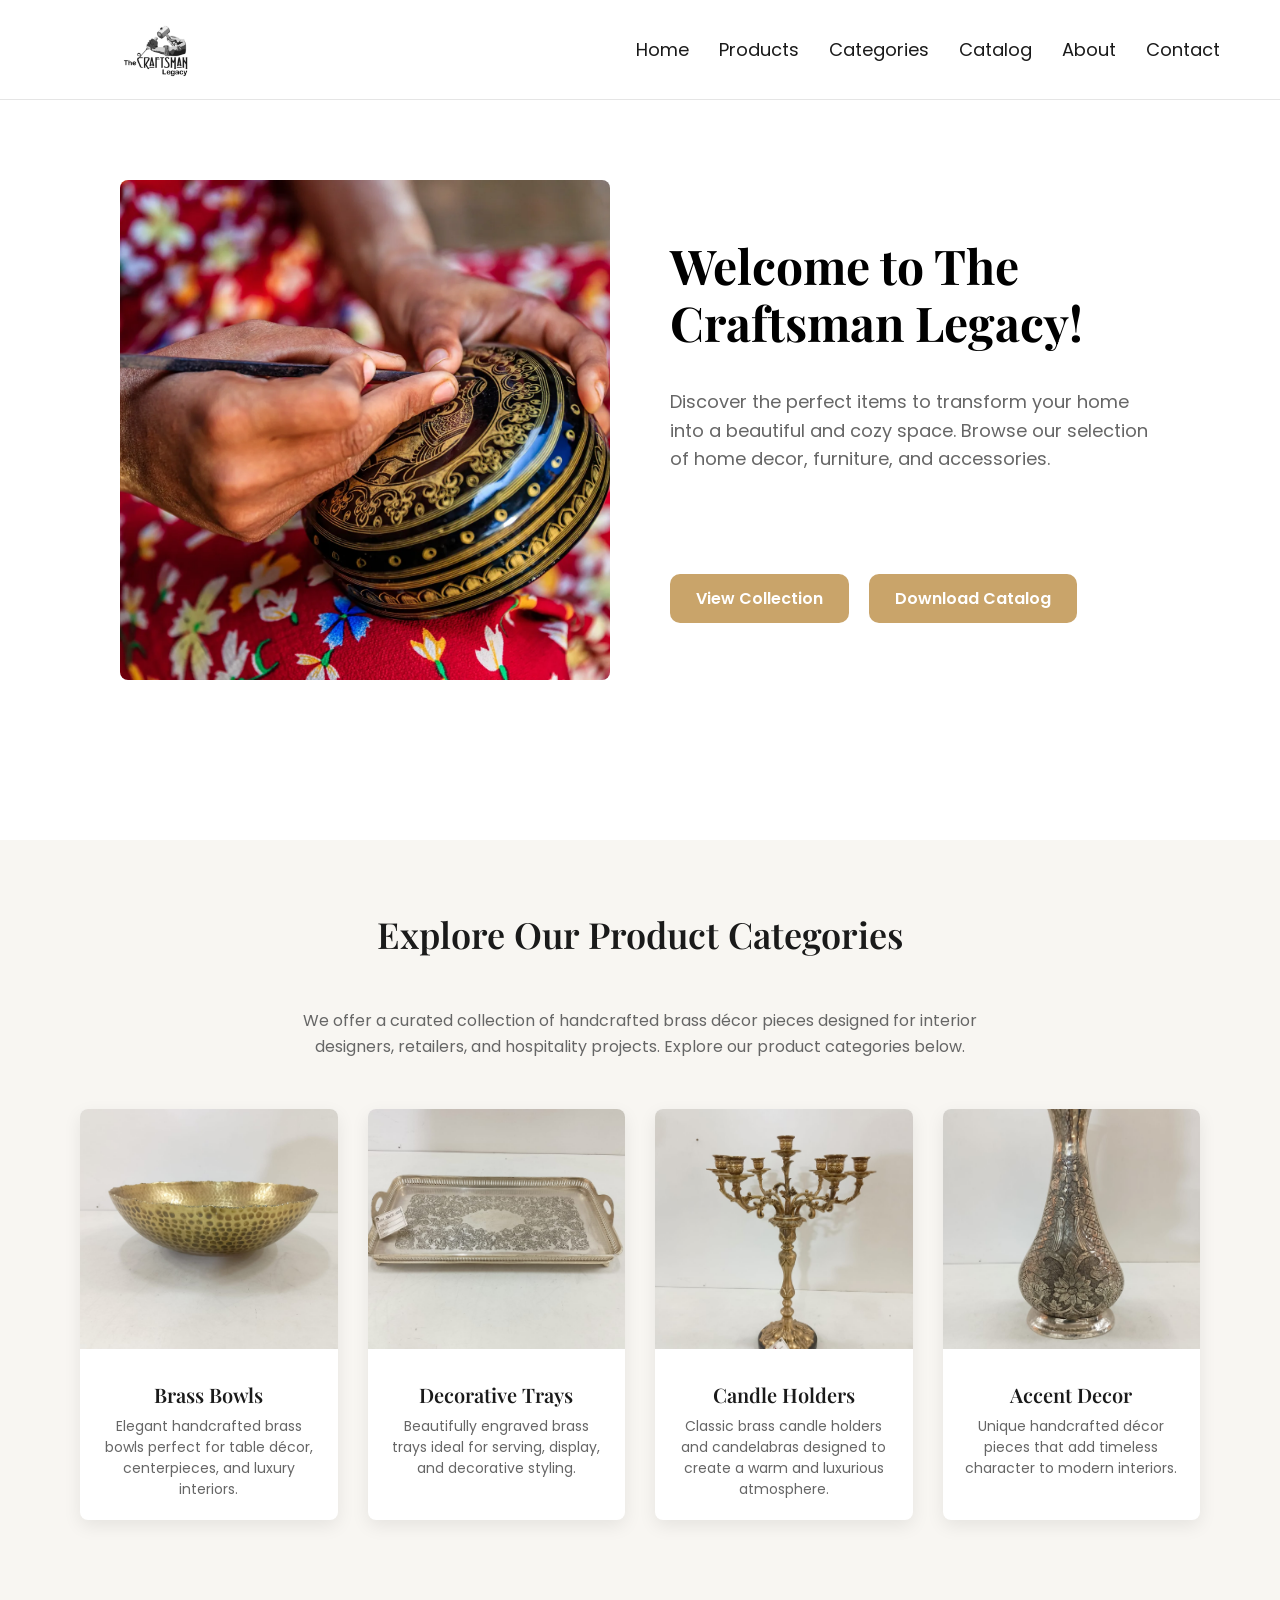
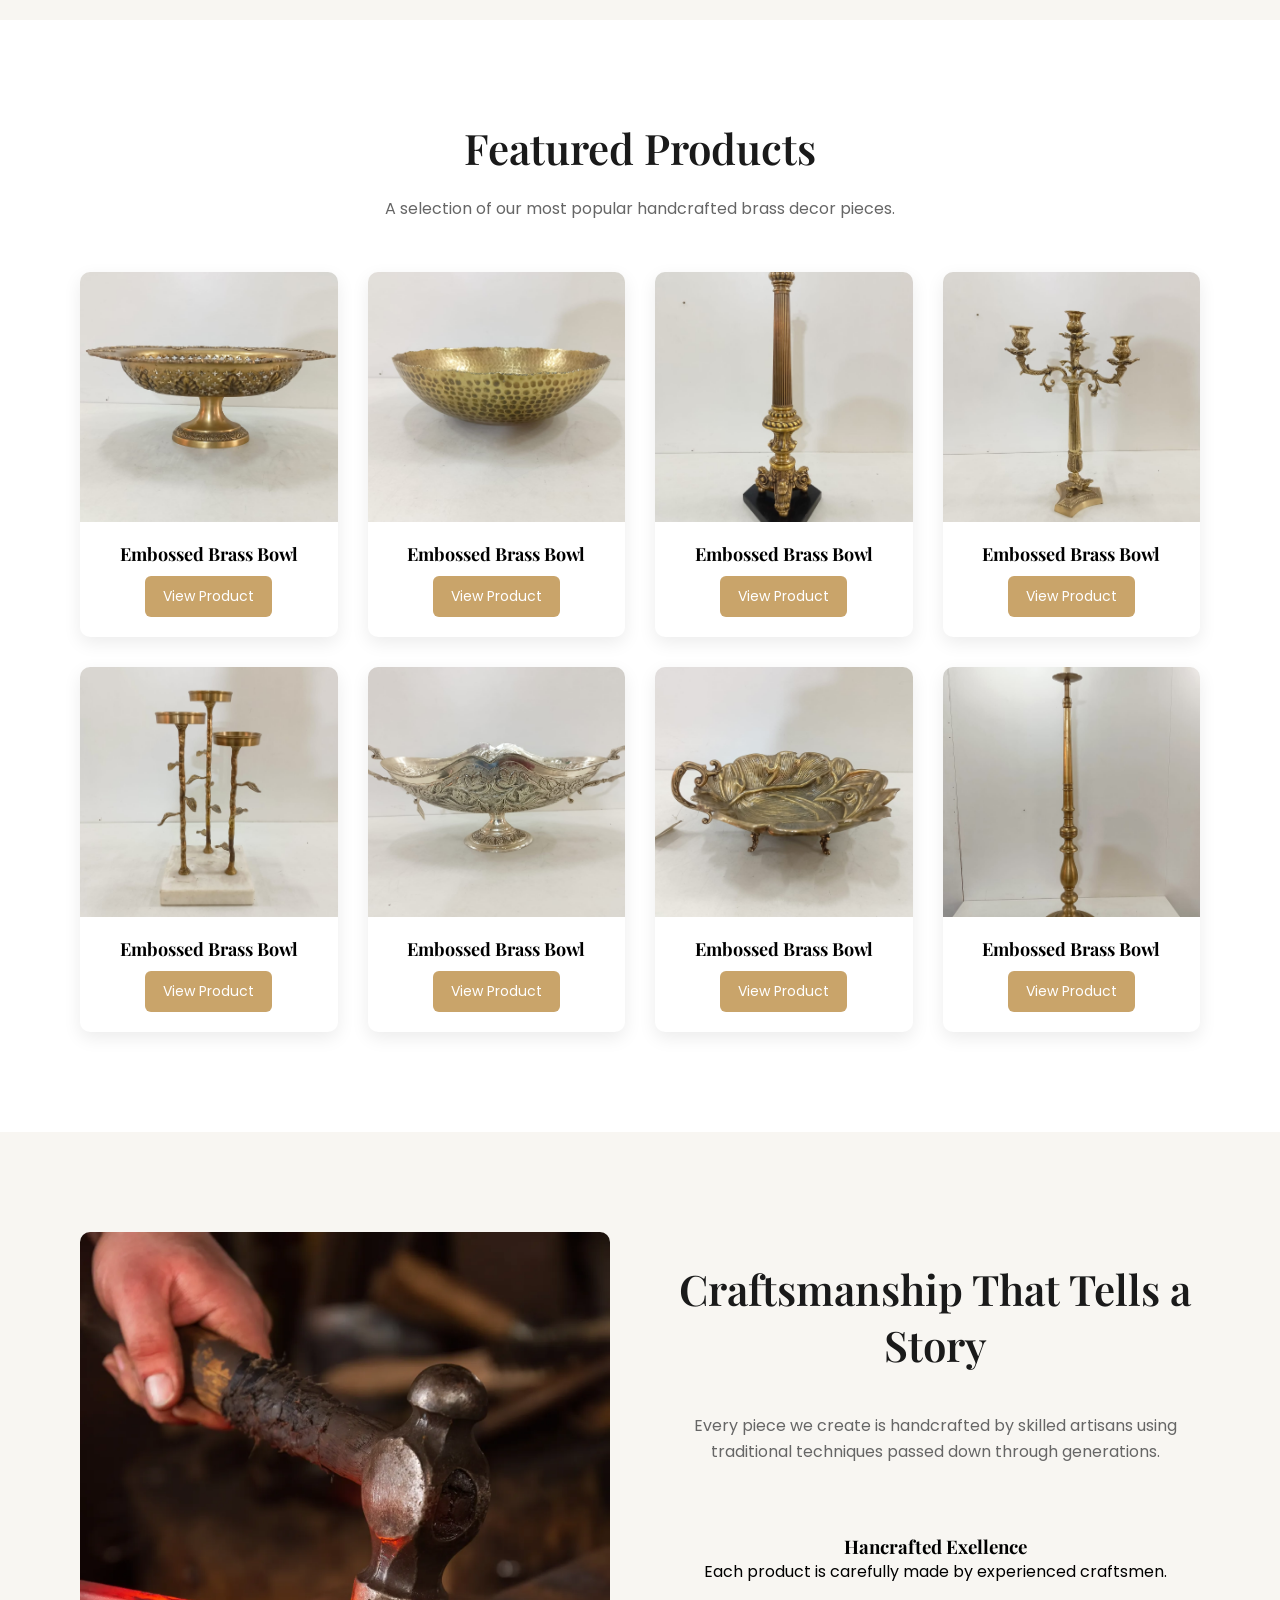
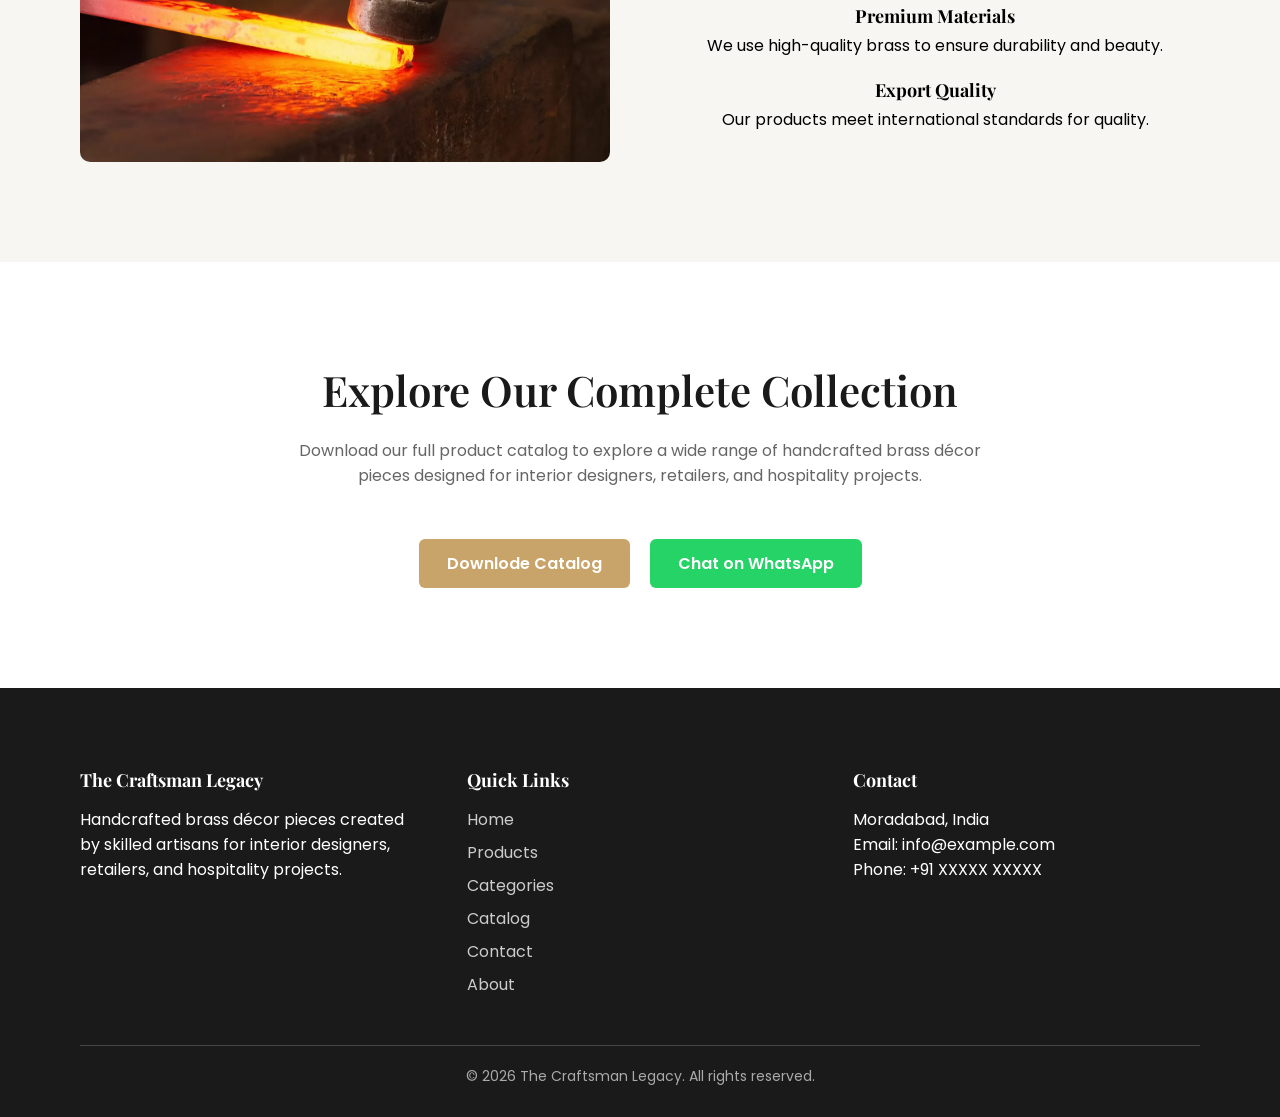
<file: index.html>
<!DOCTYPE html>
<html lang="en">
<head>
    <meta charset="UTF-8">
    <meta name="viewport" content="width=device-width, initial-scale=1.0">
    <link rel="stylesheet" href="style.css">
    <link href="https://fonts.googleapis.com/css2?family=Playfair+Display:wght@500;600;700&family=Poppins:wght@300;400;500;600&display=swap" rel="stylesheet">
    <link rel="icon" href="preview-micro.jpg">
    <title>The craftsman legacy</title>
</head>
<body>
    <header>
        <div class="contaner">
            <div class="logo-link">
                <a href="#">
                    <img src="logo.jpg" alt="The craftsman legacy logo" class="logo-img">
                </a>
            </div>
            <nav>
                <ul class="nav-link">
                    <li class="nav-items"><a class="nav-links" href="index.html">Home</a></li>
                    <li class="nav-items"><a class="nav-links" href="products.html">Products</a></li>
                    <li class="nav-items"><a class="nav-links" href="#categories">Categories</a></li>
                    <li class="nav-items"><a class="nav-links" href="#catalog">Catalog</a></li>
                    <li class="nav-items"><a class="nav-links" href="about.html">About</a></li>
                    <li class="nav-items"><a class="nav-links" href="contact.html">Contact</a></li>
                </ul>
            </nav>
            
            <div class="hamburger">
                <span></span>
                <span></span>
                <span></span>
            </div>
        </div>
    </header>
    <main>
        <section class="hero">
            <div class="hero-container">
                <div class="hero-grid">
                        <div class="hero-img">
                        
                        </div>
                        <div class="hero-content">
                            <h1>Welcome to The Craftsman Legacy!</h1>
                            <p class="section-description">Discover the perfect items to transform your home into a beautiful and cozy space. Browse our selection of home decor, furniture, and accessories.</p>
                            <div class="hero-btn">
                                <a class="hero-btns" href="products.html">View Collection</a>
                                <a class="hero-btns" href="#">Download Catalog</a>
                            </div>
                        </div>    
                </div>
            </div>
        </section>
        <section class="catagory">
            <div class="catagory-contener">
                <h2>Explore Our Product Categories</h2>
                <p class="section-description">We offer a curated collection of handcrafted brass décor pieces designed for interior designers, retailers, and hospitality projects. Explore our product categories below.</p>
                <div class="catagory-grid">
                    <div class="catagory-card">
                        <a href="#">
                            <div class="catagory-img">
                                <img src="brass-bowl.jpeg" alt="brass bowl">
                            </div>
                            <div class="catagory-content">
                                <h3>Brass Bowls</h3>
                                <p>Elegant handcrafted brass bowls perfect for table décor, centerpieces, and luxury interiors.</p>
                            </div>
                        </a>
                    </div>
                    <div class="catagory-card">
                        <a href="#">
                            <div class="catagory-img">
                                <img src="brass-tary.jpeg" alt="brass tray">
                            </div>
                            <div class="catagory-content">
                                <h3>Decorative Trays</h3>
                                <p>Beautifully engraved brass trays ideal for serving, display, and decorative styling.</p>
                            </div>
                        </a>
                    </div>
                    <div class="catagory-card">
                        <a href="#">
                            <div class="catagory-img">
                                <img src="candle-holder.jpeg" alt="candle holder of brass">
                            </div>
                            <div class="catagory-content">
                                <h3>Candle Holders</h3>
                                <p>Classic brass candle holders and candelabras designed to create a warm and luxurious atmosphere.</p>
                            </div>
                        </a>
                    </div>
                    <div class="catagory-card">
                        <a href="#">
                            <div class="catagory-img">
                                <img src="Accent Decor.jpeg" alt="Accent Decor">
                            </div>
                            <div class="catagory-content"> 
                                <h3>Accent Decor</h3>
                                <p>Unique handcrafted décor pieces that add timeless character to modern interiors.</p>
                            </div>
                        </a>
                    </div>
                </div>
            </div>
        </section>
       <section class="products">
            <div class="products-container">

                <h2 class="section-title">Featured Products</h2>
                <p class="section-description">
                A selection of our most popular handcrafted brass decor pieces.
                </p>

                <div class="products-grid">

                    <div class="product-card">
                        <div class="product-img">
                        <img src="WhatsApp Image 2025-12-22 at 10.40.38 PM (1).jpeg" alt="">
                    </div>

                    <div class="product-content">
                        <h3>Embossed Brass Bowl</h3>
                        <a class="product-btn" href="product-page.html">View Product</a>
                    </div>
                </div>
                 <div class="product-card">
                        <div class="product-img">
                        <img src="brass-bowl.jpeg" alt="">
                    </div>

                    <div class="product-content">
                        <h3>Embossed Brass Bowl</h3>
                        <a class="product-btn" href="#">View Product</a>
                    </div>
                </div>
                 <div class="product-card">
                        <div class="product-img">
                        <img src="WhatsApp Image 2025-12-22 at 10.40.38 PM (2).jpeg" alt="">
                    </div>

                    <div class="product-content">
                        <h3>Embossed Brass Bowl</h3>
                        <a class="product-btn" href="#">View Product</a>
                    </div>
                </div>
                 <div class="product-card">
                        <div class="product-img">
                        <img src="WhatsApp Image 2025-12-22 at 10.40.40 PM (1).jpeg" alt="">
                    </div>

                    <div class="product-content">
                        <h3>Embossed Brass Bowl</h3>
                        <a class="product-btn" href="#">View Product</a>
                    </div>
                </div>
                 <div class="product-card">
                        <div class="product-img">
                        <img src="WhatsApp Image 2025-12-22 at 10.40.41 PM (2).jpeg" alt="">
                    </div>

                    <div class="product-content">
                        <h3>Embossed Brass Bowl</h3>
                        <a class="product-btn" href="#">View Product</a>
                    </div>
                </div>
                 <div class="product-card">
                        <div class="product-img">
                        <img src="WhatsApp Image 2025-12-22 at 10.40.42 PM (1).jpeg" alt="">
                    </div>

                    <div class="product-content">
                        <h3>Embossed Brass Bowl</h3>
                        <a class="product-btn" href="#">View Product</a>
                    </div>
                </div>
                 <div class="product-card">
                        <div class="product-img">
                        <img src="WhatsApp Image 2025-12-22 at 10.40.44 PM.jpeg" alt="">
                    </div>

                    <div class="product-content">
                        <h3>Embossed Brass Bowl</h3>
                        <a class="product-btn" href="#">View Product</a>
                    </div>
                </div>
                 <div class="product-card">
                        <div class="product-img">
                        <img src="WhatsApp Image 2025-12-22 at 10.40.45 PM.jpeg" alt="">
                    </div>

                    <div class="product-content">
                        <h3>Embossed Brass Bowl</h3>
                        <a class="product-btn" href="#">View Product</a>
                    </div>
                </div>


            </div>

            </div>
        </section>
        <section class="craft">
            <div class="craft-container">
                <div class="craft-grid">
                    <div class="craft-image">
                        <img src="work.webp" alt="">
                    </div>
                    <div class="craft-content">
                        <h2 class="section-title">
                            Craftsmanship That Tells a Story
                        </h2>
                        <p class="section-description">
                            Every piece we create is handcrafted by skilled artisans using <br> traditional techniques passed down through generations.
                        </p>
                        <div class="craft-features">
                        <div class="features">
                            <h3>Hancrafted Exellence</h3>
                            <p>Each product is carefully made by experienced craftsmen.</p>
                        </div>
                        <div class="feature">
                            <h3>Premium Materials</h3>
                            <p>We use high-quality brass to ensure durability and beauty.</p>
                        </div>

                        <div class="feature">
                            <h3>Export Quality</h3>
                            <p>Our products meet international standards for quality.</p>
                        </div>
                    </div>
                

                    </div>
                </div>
            </div>
        </section>
        <section class="catalog">
            <div class="catalog-container">
                <h2 class="section-title">
                    Explore Our Complete Collection
                </h2>
                <p class="section-description">
                    Download our full product catalog to explore a wide range
                    of handcrafted brass décor pieces designed for
                    interior designers, retailers, and hospitality projects.
                </p>
                <div class="catalog-buttons">
                    <a href="#" class="catalog-btn">Downlode Catalog</a>
                    <a href="#" class="WhatsApp-btn">Chat on WhatsApp</a>
                </div>
            </div>
        </section>
    </main>
    <footer class="footer">

        <div class="footer-container">

            <div class="footer-grid">

            <div class="footer-brand">
                <h4>The Craftsman Legacy</h4>
                <p>
                Handcrafted brass décor pieces created by skilled artisans
                for interior designers, retailers, and hospitality projects.
                </p>
            </div>

            <div class="footer-links">
                <h4>Quick Links</h4>
                <ul>
                <li><a href="index.html">Home</a></li>
                <li><a href="products.html">Products</a></li>
                <li><a href="#">Categories</a></li>
                <li><a href="#">Catalog</a></li>
                <li><a href="contact.html">Contact</a></li>
                <li><a href="about.html">About</a></li>
                </ul>
            </div>

            

            <div class="footer-contact">
                <h4>Contact</h4>
                <p>Moradabad, India</p>
                <p>Email: info@example.com</p>
                <p>Phone: +91 XXXXX XXXXX</p>
            </div>

            </div>

            <div class="footer-bottom">
                <p>© 2026 The Craftsman Legacy. All rights reserved.</p>
            </div>

        </div>

    </footer>
    <script>

        const hamburger = document.querySelector(".hamburger");
        const nav = document.querySelector(".nav-link");

        hamburger.addEventListener("click", () => {
        nav.classList.toggle("active");
        });

    </script>
</body>
</html>
</file>
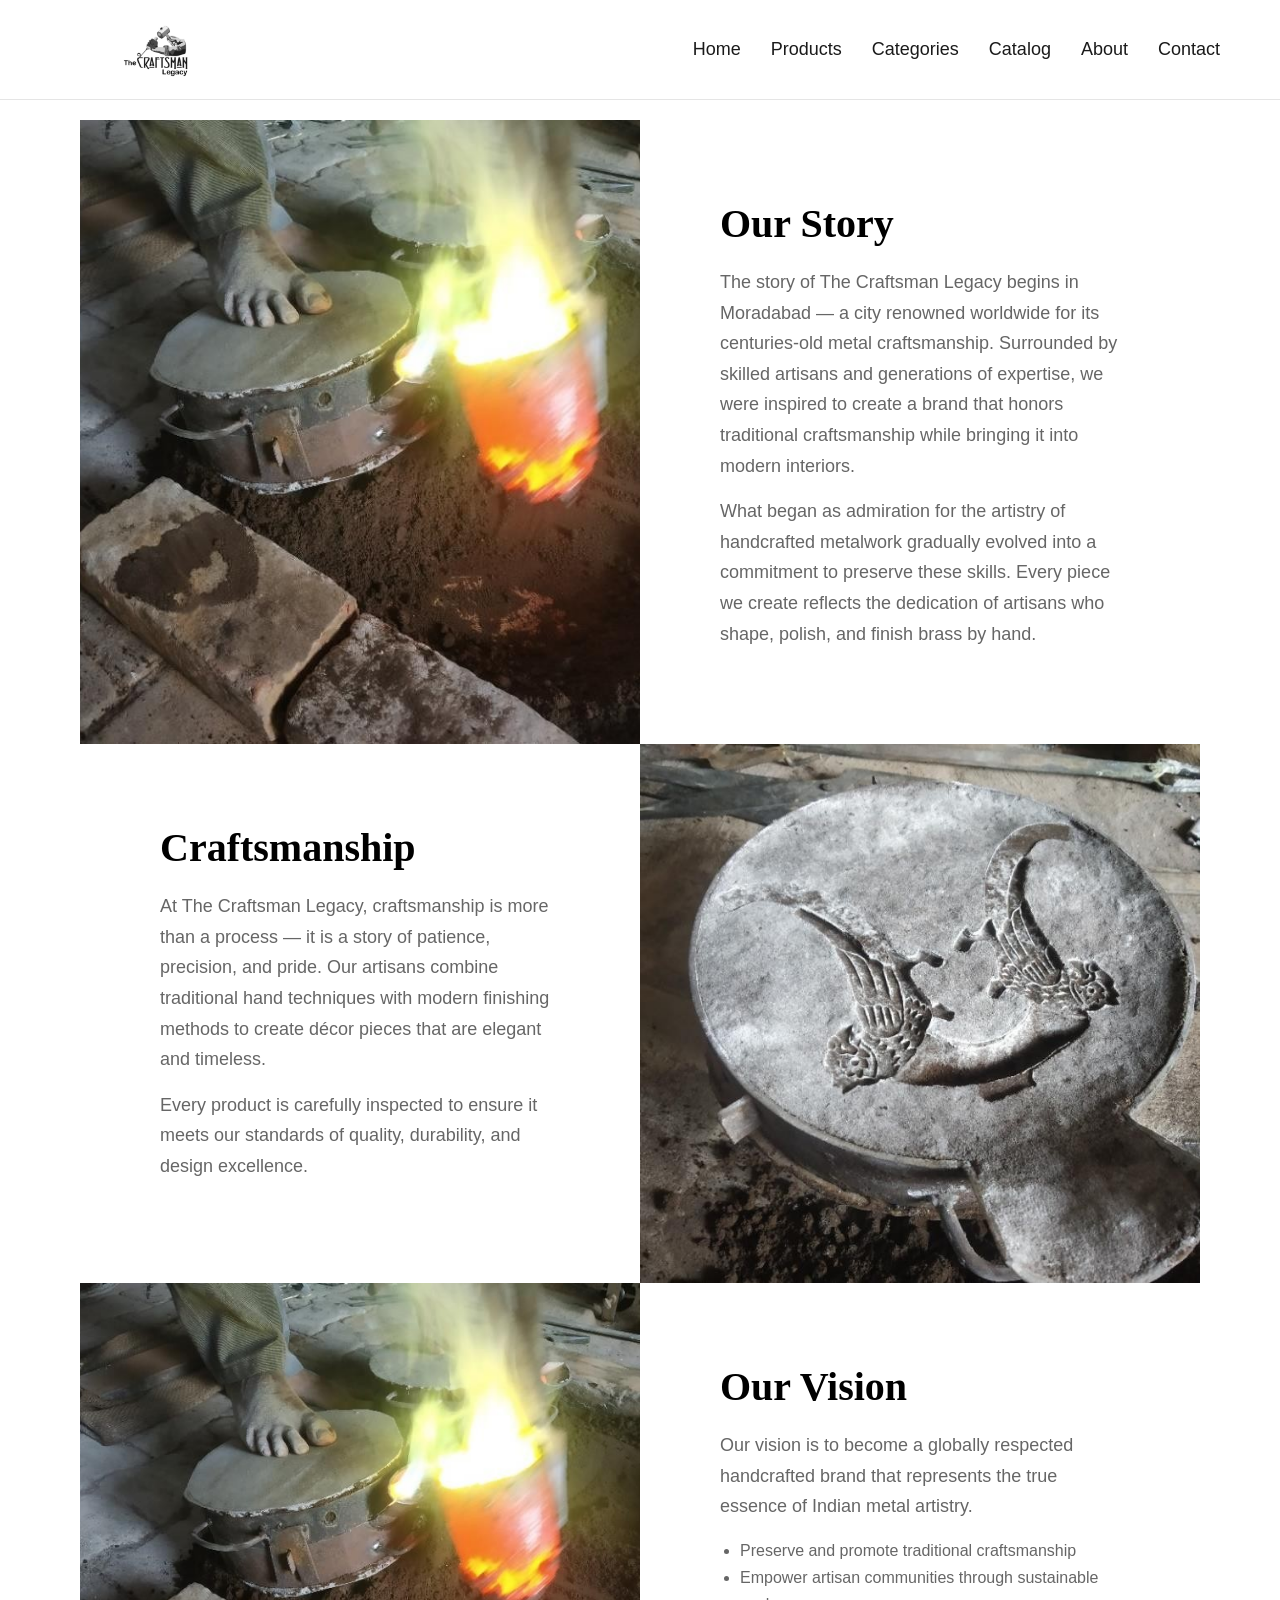
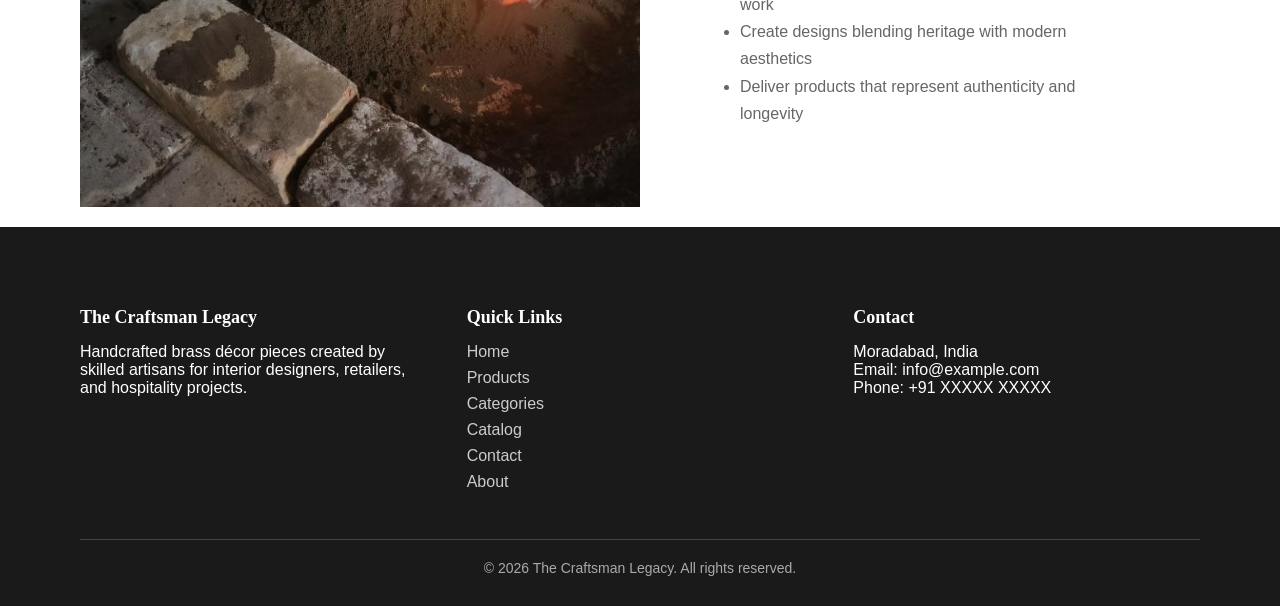
<file: about.html>
<!DOCTYPE html>
<html lang="en">
<head>
    <meta charset="UTF-8">
    <meta name="viewport" content="width=device-width, initial-scale=1.0">
    <link rel="stylesheet" href="style.css">
    <link rel="icon" href="preview-micro.jpg">
    <title>Document</title>
</head>
<body>
    <header>
        <div class="contaner">
            <div class="logo-link">
                <a href="#">
                    <img src="logo.jpg" alt="The craftsman legacy logo" class="logo-img">
                </a>
            </div>
            <nav>
                <ul class="nav-link">
                    <li class="nav-items"><a class="nav-links" href="index.html">Home</a></li>
                    <li class="nav-items"><a class="nav-links" href="products.html">Products</a></li>
                    <li class="nav-items"><a class="nav-links" href="#categories">Categories</a></li>
                    <li class="nav-items"><a class="nav-links" href="#catalog">Catalog</a></li>
                    <li class="nav-items"><a class="nav-links" href="about.html">About</a></li>
                    <li class="nav-items"><a class="nav-links" href="contact.html">Contact</a></li>
                </ul>
            </nav>
            <div class="hamburger">
                <span></span>
                <span></span>
                <span></span>
            </div>
        </div>
    </header>
    <main>
        <section class="about">

            <div class="about-container">

                <div class="about-grid">


                    <div class="about-item about-image">

                        <img src="image41-11.jpeg" loading="lazy" alt="Artisan working on brass">

                    </div>


                <div class="about-item about-text">

                    <h2>Our Story</h2>

                    <p>
                    The story of The Craftsman Legacy begins in Moradabad — a city renowned worldwide
                    for its centuries-old metal craftsmanship. Surrounded by skilled artisans and
                    generations of expertise, we were inspired to create a brand that honors
                    traditional craftsmanship while bringing it into modern interiors.
                    </p>

                    <p>
                    What began as admiration for the artistry of handcrafted metalwork gradually
                    evolved into a commitment to preserve these skills. Every piece we create
                    reflects the dedication of artisans who shape, polish, and finish brass by hand.
                    </p>

                </div>




                <div class="about-item about-text">

                    <h2>Craftsmanship</h2>

                    <p>
                    At The Craftsman Legacy, craftsmanship is more than a process —
                    it is a story of patience, precision, and pride. Our artisans
                    combine traditional hand techniques with modern finishing methods
                    to create décor pieces that are elegant and timeless.
                    </p>

                    <p>
                    Every product is carefully inspected to ensure it meets our
                    standards of quality, durability, and design excellence.
                    </p>

                </div>


                <div class="about-item about-image">

                    <img src="image42-12.jpeg" loading="lazy" alt="Handcrafted brass detail">

                </div>




                <div class="about-item about-image">

                    <img src="image41-11.jpeg" loading="lazy" alt="Moradabad artisan community">

                </div>


                <div class="about-item about-text">

                    <h2>Our Vision</h2>

                    <p>
                    Our vision is to become a globally respected handcrafted brand that
                    represents the true essence of Indian metal artistry.
                    </p>

                    <ul>

                    <li>Preserve and promote traditional craftsmanship</li>

                    <li>Empower artisan communities through sustainable work</li>

                    <li>Create designs blending heritage with modern aesthetics</li>

                    <li>Deliver products that represent authenticity and longevity</li>

                    </ul>

                </div>



            </div>

            </div>

        </section>

    </main>
    <footer class="footer">

        <div class="footer-container">

            <div class="footer-grid">

            <div class="footer-brand">
                <h4>The Craftsman Legacy</h4>
                <p>
                Handcrafted brass décor pieces created by skilled artisans
                for interior designers, retailers, and hospitality projects.
                </p>
            </div>

            <div class="footer-links">
                <h4>Quick Links</h4>
                <ul>
                <li><a href="index.html">Home</a></li>
                <li><a href="products.html">Products</a></li>
                <li><a href="#">Categories</a></li>
                <li><a href="#">Catalog</a></li>
                <li><a href="contact.html">Contact</a></li>
                <li><a href="about.html">About</a></li>
                </ul>
            </div>

            

            <div class="footer-contact">
                <h4>Contact</h4>
                <p>Moradabad, India</p>
                <p>Email: info@example.com</p>
                <p>Phone: +91 XXXXX XXXXX</p>
            </div>

            </div>

            <div class="footer-bottom">
                <p>© 2026 The Craftsman Legacy. All rights reserved.</p>
            </div>

        </div>

    </footer>
</body>
</html>
</file>
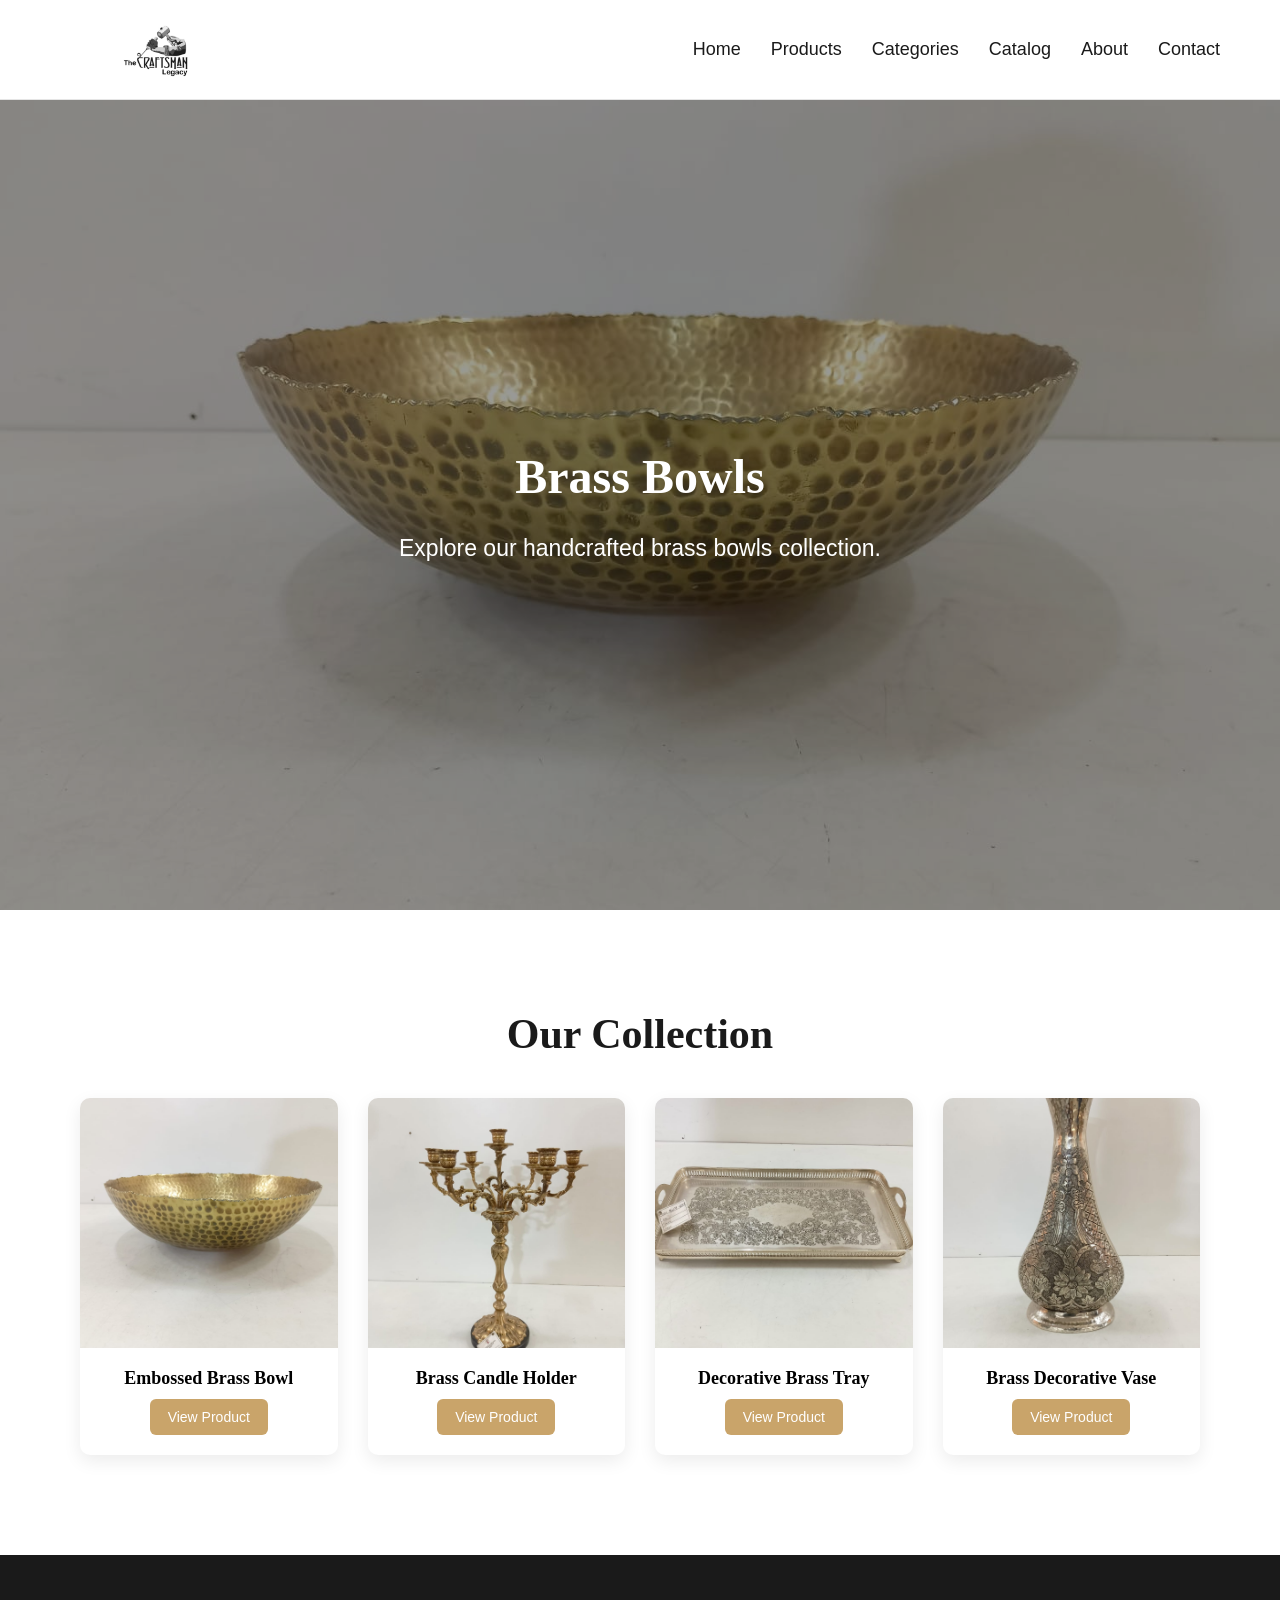
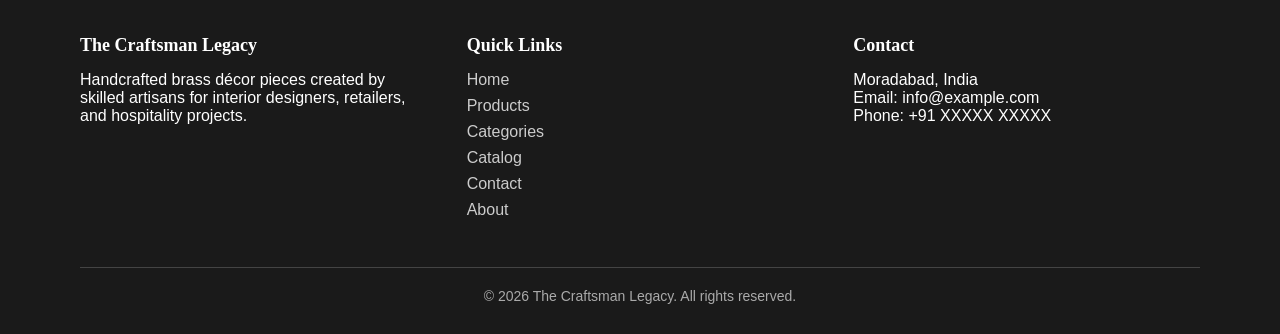
<file: category-bowls.html>
<!DOCTYPE html>
<html lang="en">
<head>
    <meta charset="UTF-8">
    <meta name="viewport" content="width=device-width, initial-scale=1.0">
    <link rel="stylesheet" href="style.css">
    <link rel="icon" href="preview-micro.jpg">
    <title>Document</title>
</head>
<body>
      <header>
        <div class="contaner">
            <div class="logo-link">
                <a href="#">
                    <img src="logo.jpg" alt="The craftsman legacy logo" class="logo-img">
                </a>
            </div>
            <nav>
                <ul class="nav-link">
                    <li class="nav-items"><a class="nav-links" href="index.html">Home</a></li>
                    <li class="nav-items"><a class="nav-links" href="products.html">Products</a></li>
                    <li class="nav-items"><a class="nav-links" href="#categories">Categories</a></li>
                    <li class="nav-items"><a class="nav-links" href="#catalog">Catalog</a></li>
                    <li class="nav-items"><a class="nav-links" href="about.html">About</a></li>
                    <li class="nav-items"><a class="nav-links" href="contact.html">Contact</a></li>
                </ul>
            </nav>
            
            <div class="hamburger">
                <span></span>
                <span></span>
                <span></span>
            </div>
        </div>
    </header>
    <main>
        <section class="page-hero category-hero">
            <div class="page-hero-overlay"></div>
            <div class="page-hero-content">
                <h1>Brass Bowls</h1>
                <p>Explore our handcrafted brass bowls collection.</p>
            </div>
        </section>
        <section class="products">

            <div class="products-container">

                <h2 class="section-title">Our Collection</h2>

                <div class="products-grid">

                    <div class="product-card">

                    <div class="product-img">
                        <img src="brass-bowl.jpeg" alt="Brass bowl">
                    </div>

                    <div class="product-content">
                        <h3>Embossed Brass Bowl</h3>
                        <a href="#" class="product-btn">View Product</a>
                    </div>

                    </div>


                    <div class="product-card">

                    <div class="product-img">
                    <img src="candle-holder.jpeg" alt="">
                    </div>

                    <div class="product-content">
                        <h3>Brass Candle Holder</h3>
                        <a href="#" class="product-btn">View Product</a>
                    </div>

                    </div>


                    <div class="product-card">

                    <div class="product-img">
                        <img src="brass-tary.jpeg" alt="">
                    </div>

                    <div class="product-content">
                        <h3>Decorative Brass Tray</h3>
                        <a href="#" class="product-btn">View Product</a>
                    </div>

                    </div>


                    <div class="product-card">

                    <div class="product-img">
                        <img src="Accent Decor.jpeg" alt="">
                    </div>

                    <div class="product-content">
                        <h3>Brass Decorative Vase</h3>
                        <a href="#" class="product-btn">View Product</a>
                    </div>

                </div>

                </div>

            </div>

        </section>
    </main>
    <footer class="footer">

        <div class="footer-container">

            <div class="footer-grid">

            <div class="footer-brand">
                <h4>The Craftsman Legacy</h4>
                <p>
                Handcrafted brass décor pieces created by skilled artisans
                for interior designers, retailers, and hospitality projects.
                </p>
            </div>

            <div class="footer-links">
                <h4>Quick Links</h4>
                <ul>
                <li><a href="index.html">Home</a></li>
                <li><a href="products.html">Products</a></li>
                <li><a href="#">Categories</a></li>
                <li><a href="#">Catalog</a></li>
                <li><a href="contact.html">Contact</a></li>
                <li><a href="about.html">About</a></li>
                </ul>
            </div>

            

            <div class="footer-contact">
                <h4>Contact</h4>
                <p>Moradabad, India</p>
                <p>Email: info@example.com</p>
                <p>Phone: +91 XXXXX XXXXX</p>
            </div>

            </div>

            <div class="footer-bottom">
                <p>© 2026 The Craftsman Legacy. All rights reserved.</p>
            </div>

        </div>

    </footer>
</body>
</html>
</file>
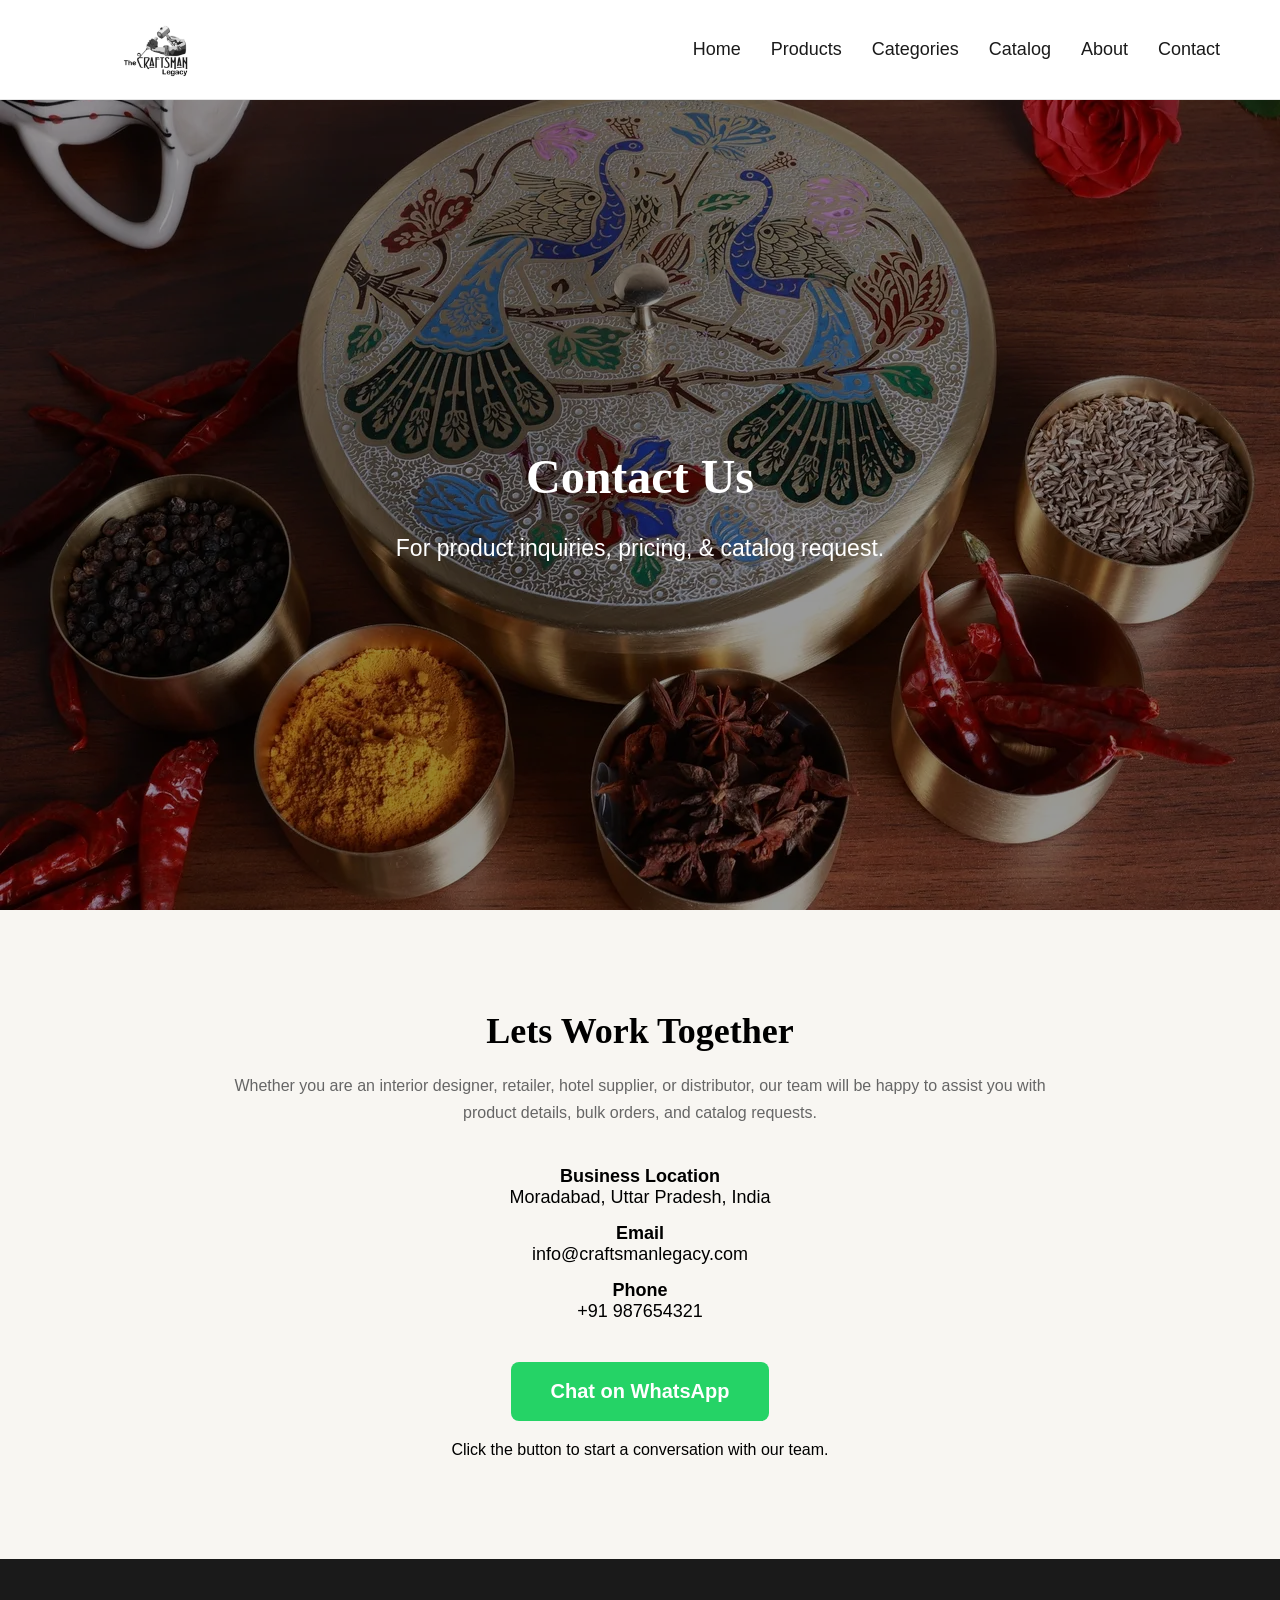
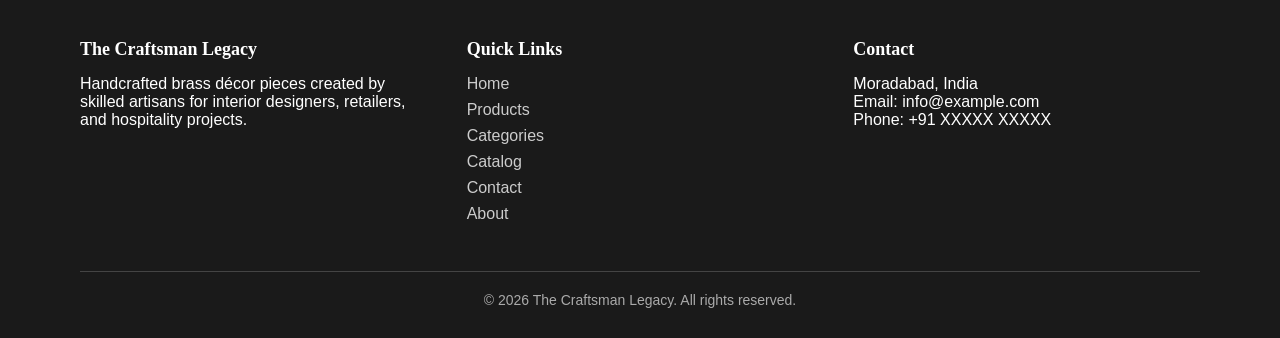
<file: contact.html>
<!DOCTYPE html>
<html lang="en">
<head>
    <meta charset="UTF-8">
    <meta name="viewport" content="width=device-width, initial-scale=1.0">
    <link rel="stylesheet" href="style.css">
    <link rel="icon" href="preview-micro.jpg">
    <title>Document</title>
</head>
<body>
      <header>
        <div class="contaner">
            <div class="logo-link">
                <a href="#">
                    <img src="logo.jpg" alt="The craftsman legacy logo" class="logo-img">
                </a>
            </div>
            <nav>
                <ul class="nav-link">
                    <li class="nav-items"><a class="nav-links" href="index.html">Home</a></li>
                    <li class="nav-items"><a class="nav-links" href="products.html">Products</a></li>
                    <li class="nav-items"><a class="nav-links" href="#categories">Categories</a></li>
                    <li class="nav-items"><a class="nav-links" href="#catalog">Catalog</a></li>
                    <li class="nav-items"><a class="nav-links" href="about.html">About</a></li>
                    <li class="nav-items"><a class="nav-links" href="contact.html">Contact</a></li>
                </ul>
            </nav>
            
            <div class="hamburger">
                <span></span>
                <span></span>
                <span></span>
            </div>
        </div>
    </header>
    <main>
        <section class="page-hero contact-hero">
            <div class="page-hero-overlay"></div>
            <div class="page-hero-content">
                <h1>Contact Us</h1>
                <p>For product inquiries, pricing, & catalog request.</p>
            </div>
        </section>
        <section class="contact-section">
            <div class="contact-container">
                <h2>Lets Work Together</h2>
                <p class="contact-description">
                    Whether you are an interior designer, retailer, hotel supplier, or distributor,
                    our team will be happy to assist you with product details, bulk orders,
                    and catalog requests.
                </p>
                <div class="contact-details">
                    <div class="contact-item">
                        <strong>Business Location</strong>
                        <p>Moradabad, Uttar Pradesh, India</p>
                    </div>
                    <div class="contact-item">
                        <strong>Email</strong>
                        <p>info@craftsmanlegacy.com</p>
                    </div>
                    <div class="contact-item">
                        <strong>Phone</strong>
                        <p class="phone-number">+91 987654321</p>
                    </div>
                </div>
                <div class="WhatsApp-contact">
                    <a href="https://wa.me/91XXXXXXXXXX?text=Hello%20I%20am%20interested%20in%20your%20brass%20products" class="whatsapp-big">
                        Chat on WhatsApp
                    </a>
                    <p class="whatsApp-note">
                        Click the button to start a conversation with our team.
                    </p>
                </div>
            </div>
        </section>
    </main>
    <footer class="footer">

        <div class="footer-container">

            <div class="footer-grid">

            <div class="footer-brand">
                <h4>The Craftsman Legacy</h4>
                <p>
                Handcrafted brass décor pieces created by skilled artisans
                for interior designers, retailers, and hospitality projects.
                </p>
            </div>

            <div class="footer-links">
                <h4>Quick Links</h4>
                <ul>
                <li><a href="index.html">Home</a></li>
                <li><a href="products.html">Products</a></li>
                <li><a href="#">Categories</a></li>
                <li><a href="#">Catalog</a></li>
                <li><a href="contact.html">Contact</a></li>
                <li><a href="about.html">About</a></li>
                </ul>
            </div>

            

            <div class="footer-contact">
                <h4>Contact</h4>
                <p>Moradabad, India</p>
                <p>Email: info@example.com</p>
                <p>Phone: +91 XXXXX XXXXX</p>
            </div>

            </div>

            <div class="footer-bottom">
                <p>© 2026 The Craftsman Legacy. All rights reserved.</p>
            </div>

        </div>

    </footer>
</body>
</html>
</file>
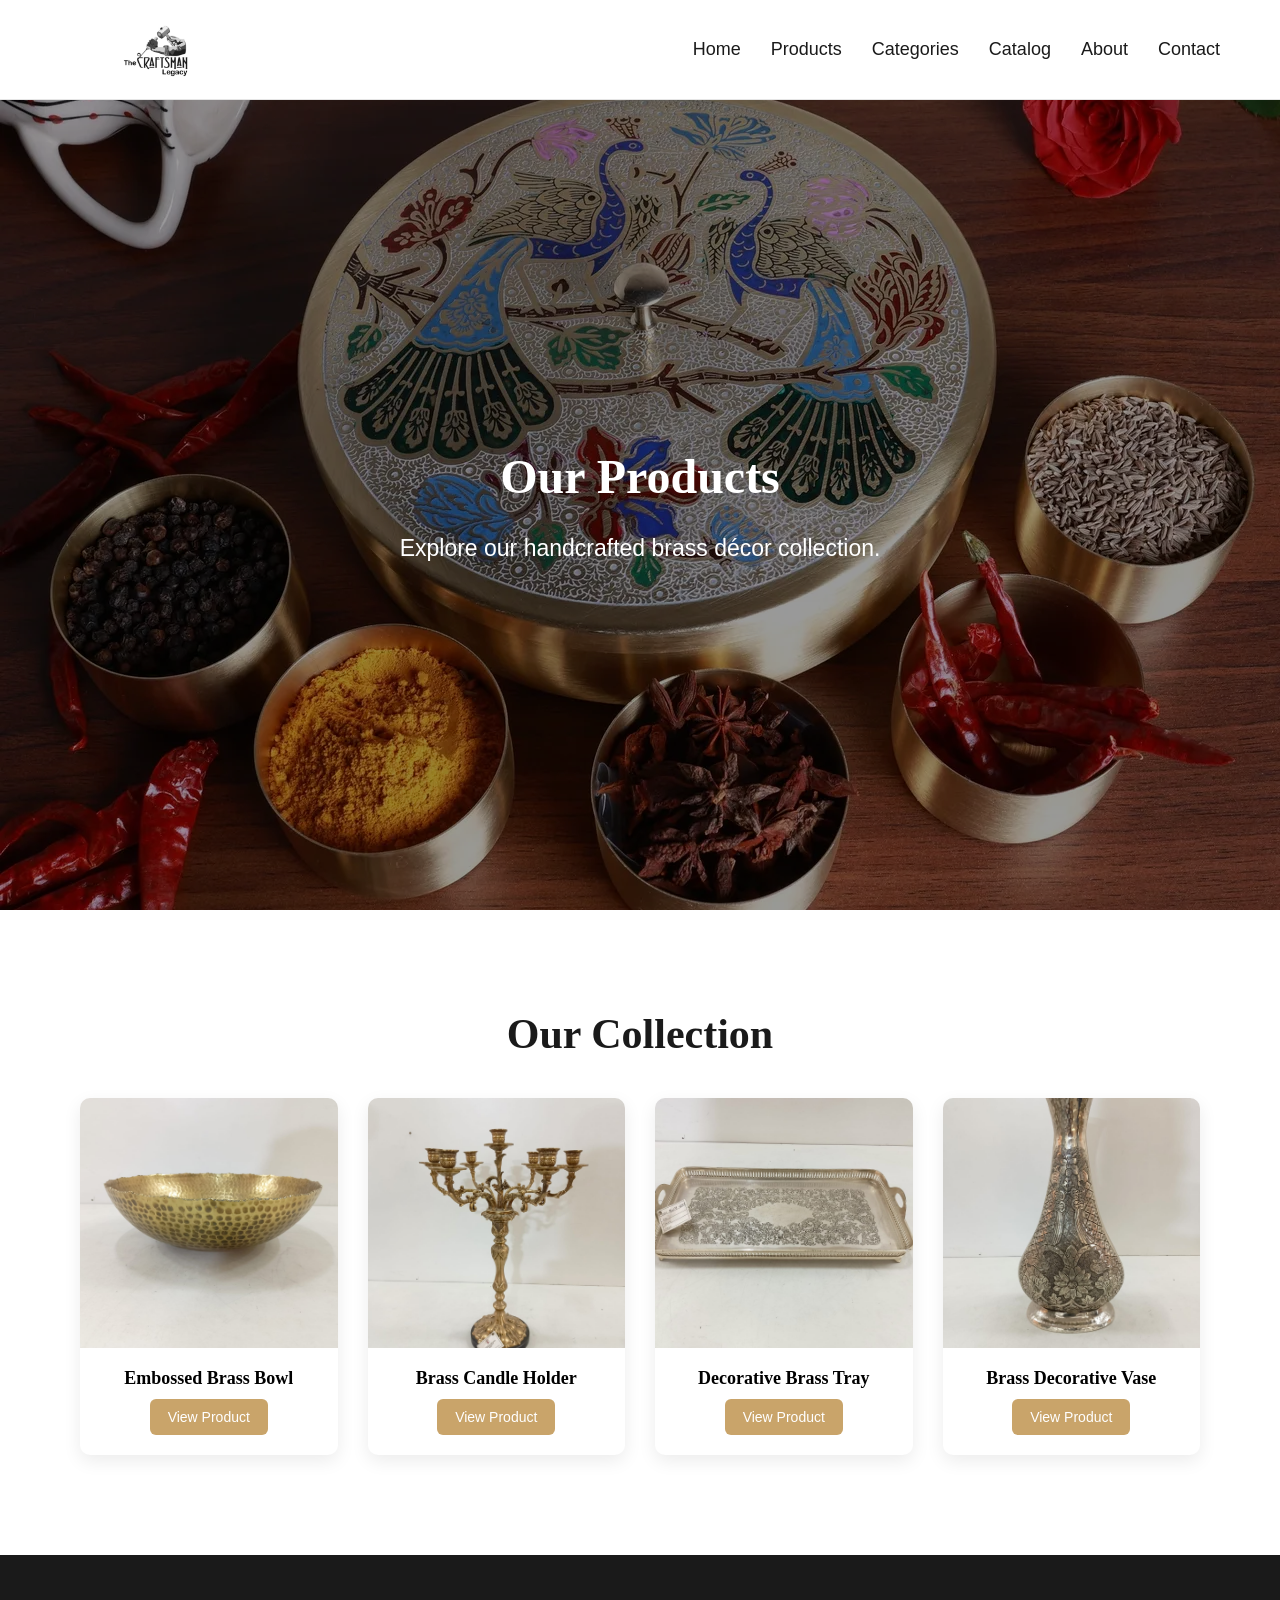
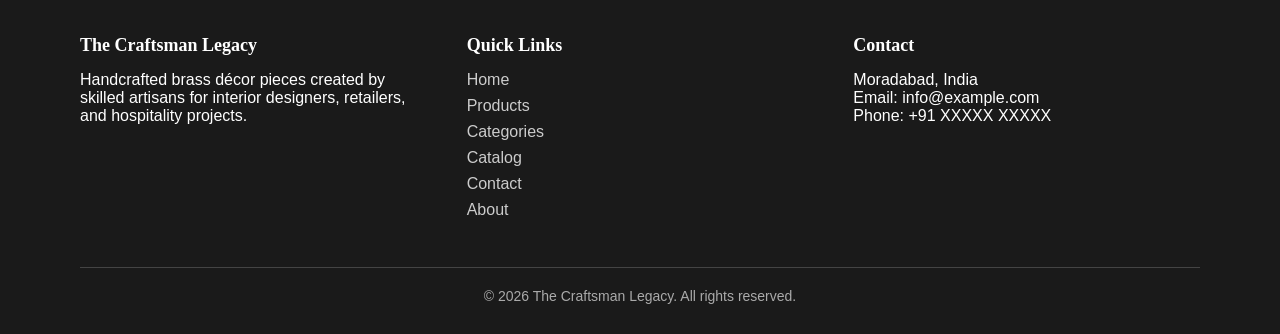
<file: products.html>
<!DOCTYPE html>
<html lang="en">
<head>
    <meta charset="UTF-8">
    <meta name="viewport" content="width=device-width, initial-scale=1.0">
    <link rel="stylesheet" href="style.css">
    <link rel="icon" href="preview-micro.jpg">
    <title>Products Page</title>
</head>
<body>
     <header>
        <div class="contaner">
            <div class="logo-link">
                <a href="#">
                    <img src="logo.jpg" alt="The craftsman legacy logo" class="logo-img">
                </a>
            </div>
            <nav>
                <ul class="nav-link">
                    <li class="nav-items"><a class="nav-links" href="index.html">Home</a></li>
                    <li class="nav-items"><a class="nav-links" href="products.html">Products</a></li>
                    <li class="nav-items"><a class="nav-links" href="#categories">Categories</a></li>
                    <li class="nav-items"><a class="nav-links" href="#catalog">Catalog</a></li>
                    <li class="nav-items"><a class="nav-links" href="about.html">About</a></li>
                    <li class="nav-items"><a class="nav-links" href="contact.html">Contact</a></li>
                </ul>
            </nav>
            
            <div class="hamburger">
                <span></span>
                <span></span>
                <span></span>
            </div>
        </div>
    </header>
    <main>
        <section class="page-hero">
            <div class="page-hero-overlay"></div>
            <div class="page-hero-content">
                <h1>Our Products</h1>
                <p>Explore our handcrafted brass décor collection.</p>
            </div>
        </section>
        <section class="products">

            <div class="products-container">

                <h2 class="section-title">Our Collection</h2>

                <div class="products-grid">

                    <div class="product-card">

                    <div class="product-img">
                        <img src="brass-bowl.jpeg" alt="Brass bowl">
                    </div>

                    <div class="product-content">
                        <h3>Embossed Brass Bowl</h3>
                        <a href="product-page.html" class="product-btn">View Product</a>
                    </div>

                    </div>


                    <div class="product-card">

                    <div class="product-img">
                    <img src="candle-holder.jpeg" alt="">
                    </div>

                    <div class="product-content">
                        <h3>Brass Candle Holder</h3>
                        <a href="#" class="product-btn">View Product</a>
                    </div>

                    </div>


                    <div class="product-card">

                    <div class="product-img">
                        <img src="brass-tary.jpeg" alt="">
                    </div>

                    <div class="product-content">
                        <h3>Decorative Brass Tray</h3>
                        <a href="#" class="product-btn">View Product</a>
                    </div>

                    </div>


                    <div class="product-card">

                    <div class="product-img">
                        <img src="Accent Decor.jpeg" alt="">
                    </div>

                    <div class="product-content">
                        <h3>Brass Decorative Vase</h3>
                        <a href="#" class="product-btn">View Product</a>
                    </div>

                </div>

                </div>

            </div>

        </section>
    </main>
   <footer class="footer">

        <div class="footer-container">

            <div class="footer-grid">

            <div class="footer-brand">
                <h4>The Craftsman Legacy</h4>
                <p>
                Handcrafted brass décor pieces created by skilled artisans
                for interior designers, retailers, and hospitality projects.
                </p>
            </div>

            <div class="footer-links">
                <h4>Quick Links</h4>
                <ul>
                <li><a href="index.html">Home</a></li>
                <li><a href="products.html">Products</a></li>
                <li><a href="#">Categories</a></li>
                <li><a href="#">Catalog</a></li>
                <li><a href="contact.html">Contact</a></li>
                <li><a href="about.html">About</a></li>
                </ul>
            </div>

            

            <div class="footer-contact">
                <h4>Contact</h4>
                <p>Moradabad, India</p>
                <p>Email: info@example.com</p>
                <p>Phone: +91 XXXXX XXXXX</p>
            </div>

            </div>

            <div class="footer-bottom">
                <p>© 2026 The Craftsman Legacy. All rights reserved.</p>
            </div>

        </div>

    </footer>
</body>
</html>
</file>
<file: style.css>
*{
margin:0;
padding:0;
box-sizing:border-box;
}
body{
    font-family: 'Poppins', sans-serif;
}
h1, h2, h3, h4{
    font-family: 'Playfair Display', serif;
}
.section-title{
    font-size: 42px;
    font-weight: 600;
    margin-bottom: 20px;
    color: #1a1a1a;
}
.section-description{
    font-size: 16px;
    color: #666;
    max-width: 700px;
    margin: 0 auto 50px auto;
    line-height: 1.6;
}
header{
    width: 100%;
    background-color: #ffffff;
    border-bottom: 1px solid #e5e5e5;
    position: sticky;
    top: 0;
    z-index: 999;
    height: 100px;
}

.contaner{
    display: flex;
    justify-content: space-between;
    align-items: center;
    max-width: 1200px;
    margin: auto;
    padding: 0 20px;
    height: 100%;
}
.logo-link {
    display: flex;
    align-items: center;
    height: 100%;
    padding: 0 0 0 20px;
}

.logo-img {
    height: 90px; /* Adjust this to make your logo bigger or smaller */
    width: auto;  /* Keeps the logo from looking squished */
    display: block;
}
.nav-link{
    display: flex;
    gap: 30px;
    list-style: none;
}
.nav-links{
    text-decoration: none;
    color: #1a1a1a;
    font-weight: 400;
    font-size: 18px;
}
.nav-links:hover{
    color: #c59042;
}
.header-action{
    display: flex;
    align-items: center;
    gap: 20px;
}
button{
    background-color:#25D366 ;
    color: white;
    padding: 10px 18px;
    border-radius: 6px;
    font-weight: 700;
    text-decoration: none;
    border: none;
    transition: all 0.3 ease;
    cursor: pointer;
}
button:hover{
    transform: translateY(-3px);
    box-shadow: 0 8px 18px rgba(0,0,0,0.15) ;
    background-color: #013220;
}

.hamburger{
    display: none;
    flex-direction: column;
    cursor: pointer;
    gap: 5px;
}

.hamburger span{
    width: 25px;
    height: 3px;
    background: #1a1a1a;
    border-radius: 2px;
}

/* ================= hero ================= */

.hero{
    min-height: 80vh;
    gap: 60px;
    padding: 0 80px 80px 80px;
}
h1{
    font-size: 48px;
    font-weight: bold;
    line-height: 1.2;
}
.hero p{
    font-size: 18px;
    color: #666;
    line-height: 1.6;
    margin-top: 16px;
}
.hero-container{
    max-width: 1200px;
    width: 100%;
    margin: 0 auto;
    padding: 80px 40px;
    z-index: 2;
}
.hero-content{
    max-width: 520px;
    text-align: left;
    display: flex;
    flex-direction: column;
    gap: 20px;
}
.hero-grid{
    display: grid;
    grid-template-columns: 1fr 1fr;
    gap: 60px;
    align-items: center;
}
.hero-img{
   background-image: url("rs=w_1280\,h_1280.webp");
   background-position: 50%;
   background-size: cover;
   height: 500px;
   border-radius: 8px;
}

.hero-btn{
    display: flex;
    gap: 20px;
    margin-top: 30px;
}
.hero-btns{
    background-color: #c9a46a;
    color: white;
    padding: 12px 26px;
    font-weight: 600;
    text-decoration: none;
    border-radius: 10px;
}
.hero-btns:hover{
    background-color: darkgoldenrod;
    box-shadow: 0px 4px 8px rgba(0, 0, 0, 0.1);
    transform: translateY(-2px);
}

/* ================= section catagory ================= */

.catagory{
    padding: 70px 0 100px 0;
    background-color: #f8f6f2;
    
}
.catagory-contener{
    max-width: 1200px;
    margin: 0 auto;
    padding: 0 40px;
    text-align: center;
}
.catagory h2{
    font-size: 36px;
    font-weight: 600;
    margin-bottom: 50px;
    color: #1a1a1a;
}

.catagory-grid{
    display: grid;
    grid-template-columns: repeat(4, 1fr);
    gap: 30px;
}
.catagory-card{
    background-color: white;
    border-radius: 8px;
    overflow: hidden;
    box-shadow: 0 6px 18px rgba(0, 0, 0, 0.08);
    cursor: pointer;
    transition:all 0.3s ease;
}
.catagory-card:hover{
    transform: translateY(-6px);
    box-shadow: 0 12px 24px rgba(0, 0, 0, 0.12);
}
.catagory-card:hover img{
transform:scale(1.05);
}
.catagory-img{
overflow:hidden;
}
.catagory-img img{
    width: 100%;
    height: 240px;
    object-fit: cover;
    display: block;
    transition:transform 0.4s ease;
}
.catagory-content{
    padding: 20px;
    text-align: center;
    
}
.catagory-content h3{
     font-size: 20px;
    font-weight: 600;
    margin-top: 12px;
    margin-bottom: 8px;
    color: #1a1a1a;
    text-decoration: none;
}
.catagory-content p{
    font-size: 14px;
    color: #666;
    line-height: 1.5;
}
.catagory-card a{
    text-decoration: none;
}

/* ================= header mobile ================= */

@media (max-width:768px){

.nav-link{
position:absolute;
top:100px;
left:0;
width:100%;
background:white;
flex-direction:column;
align-items:center;
gap:20px;
padding:30px 0;
display:none;
}

.nav-link.active{
display:flex;
}

.hamburger{
display:flex;
}
.logo-img{
    height: 100px;
}

}
/* ================= TABLET ================= */

@media (max-width:1024px){

.hero{
padding:60px 40px 120px 40px;
}

.hero-container{
width:100%;
padding:60px 20px;
}

.hero-grid{
grid-template-columns:1fr;
gap:40px;
}

.hero-img{
height:400px;
}

.hero-content{
max-width:100%;
text-align:center;
align-items:center;
}

.hero-btn{
justify-content:center;
}

.catagory-grid{
grid-template-columns:repeat(2,1fr);
}


.nav-link{
gap:20px;
}

.logo-img{
height:80px;
}

}

/* ================= MOBILE ================= */

@media (max-width:768px){

header{
height:80px;
}

.logo-img{
height:70px;
}
.nav-link{
position:absolute;
top:80px;
left:0;
width:100%;
background:white;
flex-direction:column;
align-items:center;
gap:20px;
padding:30px 0;
display:none;
box-shadow:0 10px 20px rgba(0,0,0,0.1);
}

.nav-link.active{
display:flex;
}

.hamburger{
display:flex;
}

.header-cta{
display:none;
}
.hero{
padding:40px 20px 80px 20px;
}

.hero-grid{
grid-template-columns:1fr;
}

.hero-content{
text-align:center;
align-items:center;
}

.hero-btn{
flex-direction:column;
align-items:center;
gap:15px;
}

.hero-img{
height:300px;
}

h1{
font-size:34px;
}

.section-title{
font-size:30px;
}

.hero-img{
height:300px;
}

.hero-btn{
flex-direction:column;
align-items:center;
gap:15px;
}

.hero-btns{
width:200px;
text-align:center;
}

.catagory-grid{
grid-template-columns:1fr;
}

.catagory{
padding:60px 20px;
}

.catagory-content p{
font-size:13px;
}

}

/*======== section products====*/
.products{
padding:100px 0;
background:#ffffff;
}

.products-container{
max-width:1200px;
margin:0 auto;
padding:0 40px;
text-align:center;
}
.products-grid{
display:grid;
grid-template-columns:repeat(4,1fr);
gap:30px;
margin-top:40px;
}
.product-card{
background:white;
border-radius:10px;
overflow:hidden;
box-shadow:0 6px 18px rgba(0,0,0,0.08);
transition:all 0.3s ease;
text-align:center;
}

.product-card:hover{
transform:translateY(-6px);
box-shadow:0 12px 24px rgba(0,0,0,0.12);
}
.product-img{
height:250px;
overflow:hidden;
}

.product-img img{
width:100%;
height:100%;
object-fit:cover;
display:block;
transition:transform 0.4s ease;
}
.product-card:hover img{
transform:scale(1.05);
}
.product-content{
padding:20px;
}

.product-content h3{
font-size:18px;
margin-bottom:10px;
}
.product-btn{
display:inline-block;
background:#c9a46a;
color:white;
padding:10px 18px;
border-radius:6px;
text-decoration:none;
font-size:14px;
}

.product-btn:hover{
background:#b89555;
}
@media (max-width:1024px){

.products-grid{
grid-template-columns:repeat(2,1fr);
}

}
@media (max-width:768px){

.products-grid{
grid-template-columns:1fr;
}

}

/*=====section craft====*/
.craft{
    padding: 100px 0;
    background: #f8f6f2;
}
.craft-container{
    max-width: 1200px;
    margin:0 auto;
    padding: 0 40px;
    text-align: center;
}
.craft-grid{
    display: grid;
    grid-template-columns: 1fr 1fr;
    gap: 60px;
    align-items: center;
}
.craft-image img{
    width: 100%;
    border-radius: 10px;
    display: block;
}
.craft-content{
display:flex;
flex-direction:column;
gap:20px;
}
.craft-features{
display:flex;
flex-direction:column;
gap:20px;
}

.feature h3{
font-size:18px;
margin-bottom:5px;
}
@media (max-width:1024px){

.craft-grid{
grid-template-columns:1fr;
}

}
@media (max-width:768px){

.craft{
padding:60px 20px;
}

}

/*===== section catalog====*/
.catalog{
    padding: 100px 0;
    background: #fff;
    text-align: center;
}
.catalog-container{
    max-width: 800px;
    margin: 0 auto;
    padding: 0 20px;
}
.catalog-buttons{
    display: flex;
    justify-content: center;
    gap: 20px;
    margin-top: 30px;
    flex-wrap: wrap;
}
.catalog-btn{
background:#c9a46a;
color:white;
padding:12px 28px;
border-radius:6px;
text-decoration:none;
font-weight:600;
}
.WhatsApp-btn{
background:#25D366;
color:white;
padding:12px 28px;
border-radius:6px;
text-decoration:none;
font-weight:600;
}
.catalog-btn:hover{
background:#b89555;
}

.WhatsApp-btn:hover{
background:#1ebc59;
}
@media (max-width:768px){

.catalog-buttons{
flex-direction:column;
align-items:center;
}

}

/*====footer===*/
.footer{
background:#1a1a1a;
color:white;
padding:80px 0 30px 0;
}
.footer-container{
max-width:1200px;
margin:auto;
padding:0 40px;
}
.footer-grid{
display:grid;
grid-template-columns:repeat(3,1fr);
gap:40px;
}
.footer h4{
margin-bottom:15px;
font-size:18px;
}
.footer-links ul{
list-style:none;
}

.footer-links li{
margin-bottom:8px;
}

.footer-links a{
text-decoration:none;
color:#ccc;
}

.footer-links a:hover{
color:white;
}
.footer-bottom{
text-align:center;
margin-top:40px;
border-top:1px solid #444;
padding-top:20px;
font-size:14px;
color:#aaa;
}
@media (max-width:1024px){

.footer-grid{
grid-template-columns:repeat(2,1fr);
}

}
@media (max-width:768px){

.footer-grid{
grid-template-columns:1fr;
text-align:center;
}

}

/*====product-page====*/

.page-hero{
    height: 90vh;
    background-image: url("product-page-hero.webp");
    background-size: cover;
    background-position: center;
    position: relative;
    display: flex;
    align-items: center;
    justify-content: center;
    text-align: center;
    color: #fff;
}
.page-hero h1{
    font-size: 48px;
}
.page-hero p{
    font-size: 23px;
    margin-top: 30px;
}
.page-hero-overlay{
    position: absolute;
    inset: 0;
    background: rgba(0,0,0,0.4);
}
.page-hero-content{
    position: relative;
    z-index: 2;
}

/*====single-product===*/

.single-product{
    padding: 80px 0;
    background: #f8f6f2;
    
}
.product-container{
    max-width: 1200px;
    margin: auto;
    padding: 0 60px;
}
.product-grid{
    display: grid;
    grid-template-columns: 1fr 1fr;
    gap: 60px;
    align-items: center;
}
.product-gallery{
display:flex;
flex-direction:column;
gap:15px;
}
.main-product-img{
    width:100%;
    height:480px;
    overflow:hidden;
    border-radius:10px;
}
.main-product-img img{
width:100%;
border-radius:10px;
height: auto;
object-fit: cover;
display: block;
}

.product-thumbnails{
display:flex;
gap:10px;
}

.product-thumbnails img{
width:80px;
height:60px;
object-fit:cover;
border-radius:6px;
cursor:pointer;
border:2px solid transparent;transition: all .3s ease;
}

.product-thumbnails img:hover{
border:2px solid #c9a46a;
}
.product-details h1{
    font-size: 46px;
    margin-bottom: 20px;
}
.product-discription{
    font-size: 16px;
    color: #666;
    line-height: 1.6;
    margin-bottom: 25px;
}
.product-specs p{
    margin-bottom: 10px;
    font-size: 15px;
}
.product-specs{
    margin-bottom: 30px;
}

/*===product page===*/
.related-prodcuts{
    padding: 100px 0;
    background: #fff;
}
.main-product-img{
    cursor: pointer;
}
.image-lightbox{
position:fixed;
top:0;
left:0;
width:100%;
height:100%;
background:rgba(0,0,0,0.95);
display:none;
align-items:center;
justify-content:center;
flex-direction:column;
z-index:9999;
}

.image-lightbox img{
max-width:80%;
max-height:80%;
border-radius:10px;
box-shadow:0 20px 60px rgba(0,0,0,0.5);
touch-action: pan-y;

}
.lightbox-close{
position:absolute;
top:25px;
right:40px;
font-size:40px;
color:white;
cursor:pointer;
font-weight:bold;
}
.lightbox-controls{
position:absolute;
bottom:40px;
display:flex;
gap:20px;
}

.lightbox-controls button{
background:#25D366;
border:none;
color:white;
width:50px;
height:50px;
font-size:22px;
border-radius:10px;
cursor:pointer;
}

@media (max-width:1024px){

.product-grid{
grid-template-columns:1fr;
}
}

@media (max-width:768px){

.product-grid{
grid-template-columns:1fr;
text-align:center;
gap:40px;
}

.product-gallery{
align-items:center;
}

.product-thumbnails{
justify-content:center;
}

.product-details{
display:flex;
flex-direction:column;
align-items:center;
}

.product-specs{
align-items:center;
}

.spec{
justify-content:center;
}

}
@media (max-width:470px){

.product-container{
padding:0 15px;
}

.main-product-img{
height:auto;
}


.product-thumbnails{
flex-wrap:wrap;
justify-content:center;
gap:8px;
}

.product-thumbnails img{
width:65px;
height:55px;
}

.product-details h1{
font-size:34px;
}

.product-discription{
font-size:15px;
}

.product-specs p{
font-size:14px;
}

.WhatsApp-btn{
width:100%;
text-align:center;
}

}


/*==category page bowls==*/
.category-hero{
background-image:url("brass-bowl.jpeg");
}

/* =========================
ABOUT PAGE
========================= */

.about{
background:#ffffff;
margin-top: 20px;
margin-bottom: 20px;
}

.about-container{
max-width:1200px;
margin:auto;
padding:0 40px;
}

.about-grid{
display:grid;
grid-template-columns:1fr 1fr;
}

.about-item{
padding:80px;
}

.about-image{
padding:0;
}

.about-image img{
width:100%;
height:100%;
object-fit:cover;
border-radius:0;
display:block;
}

.about-text h2{
font-size:40px;
margin-bottom:20px;
}

.about-text p{
color:#666;
line-height:1.7;
font-size:18px;
margin-bottom:15px;
}

.about-text ul{
margin-top:15px;
padding-left:20px;
color:#666;
line-height:1.7;
}



/* =========================
MOBILE
========================= */

@media (max-width:768px){

.about-grid{
grid-template-columns:1fr;
}

.about-item{
padding:40px 20px;
}

.about-text{
text-align:center;
}

}

/* CONTACT PAGE */

.contact-section{
padding:100px 0;
background:#f8f6f2;
text-align:center;
}

.contact-container{
max-width:900px;
margin:auto;
padding:0 40px;
}

.contact-section h2{
font-size:36px;
margin-bottom:20px;
}

.contact-description{
color:#666;
line-height:1.7;
margin-bottom:40px;
}

.contact-details{
margin-bottom:40px;
}

.contact-item{
margin-bottom:15px;
font-size:18px;
}

.whatsapp-contact{
margin-top:30px;
}

.whatsapp-big{
display:inline-block;
background:#25D366;
color:white;
padding:18px 40px;
border-radius:8px;
font-size:20px;
text-decoration:none;
font-weight:600;
transition:0.3s;
margin-bottom: 20px;
}

.whatsapp-big:hover{
transform:translateY(-3px);
box-shadow:0 10px 25px rgba(0,0,0,0.15);
}

.whatsapp-note{
margin-top:20px;
color:#777;
font-size:14px;
}

@media (max-width:768px){

.contact-container{
padding:0 20px;
}

.whatsapp-big{
width:100%;
}

}
</file>
